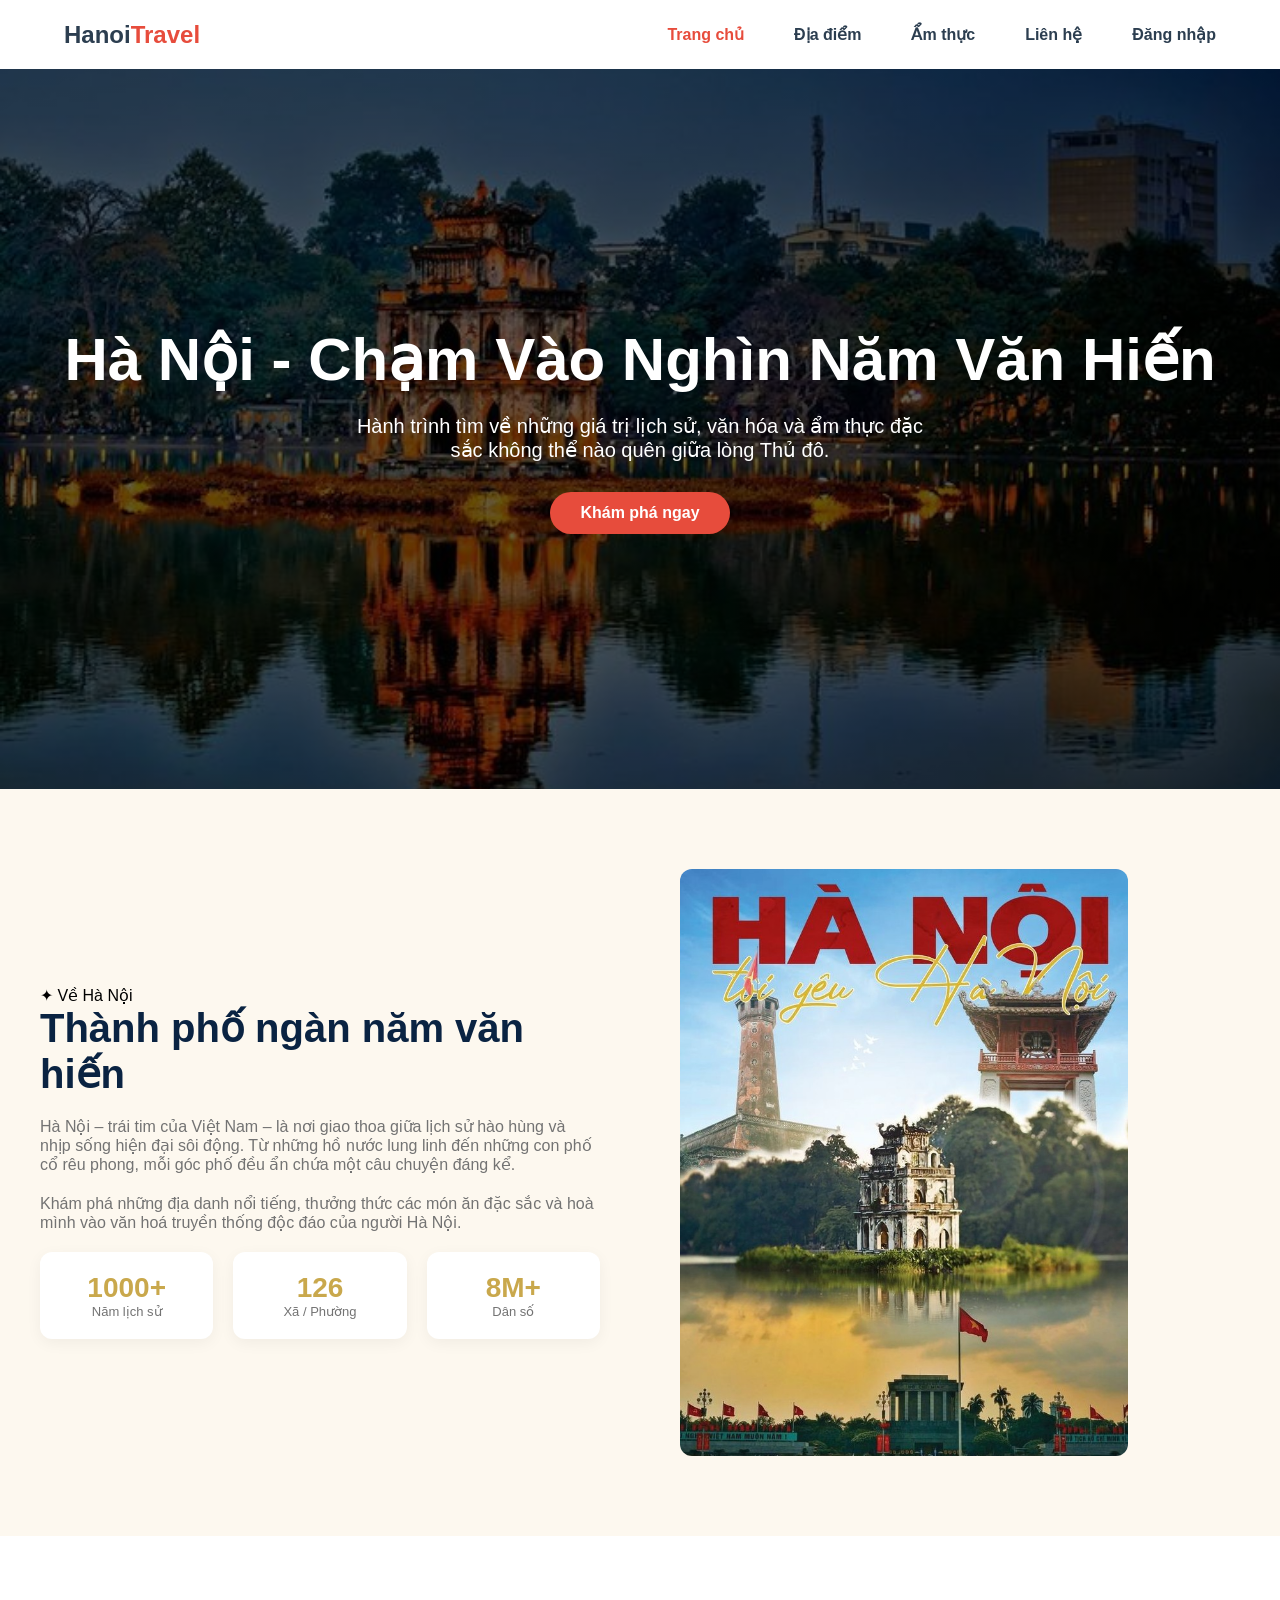
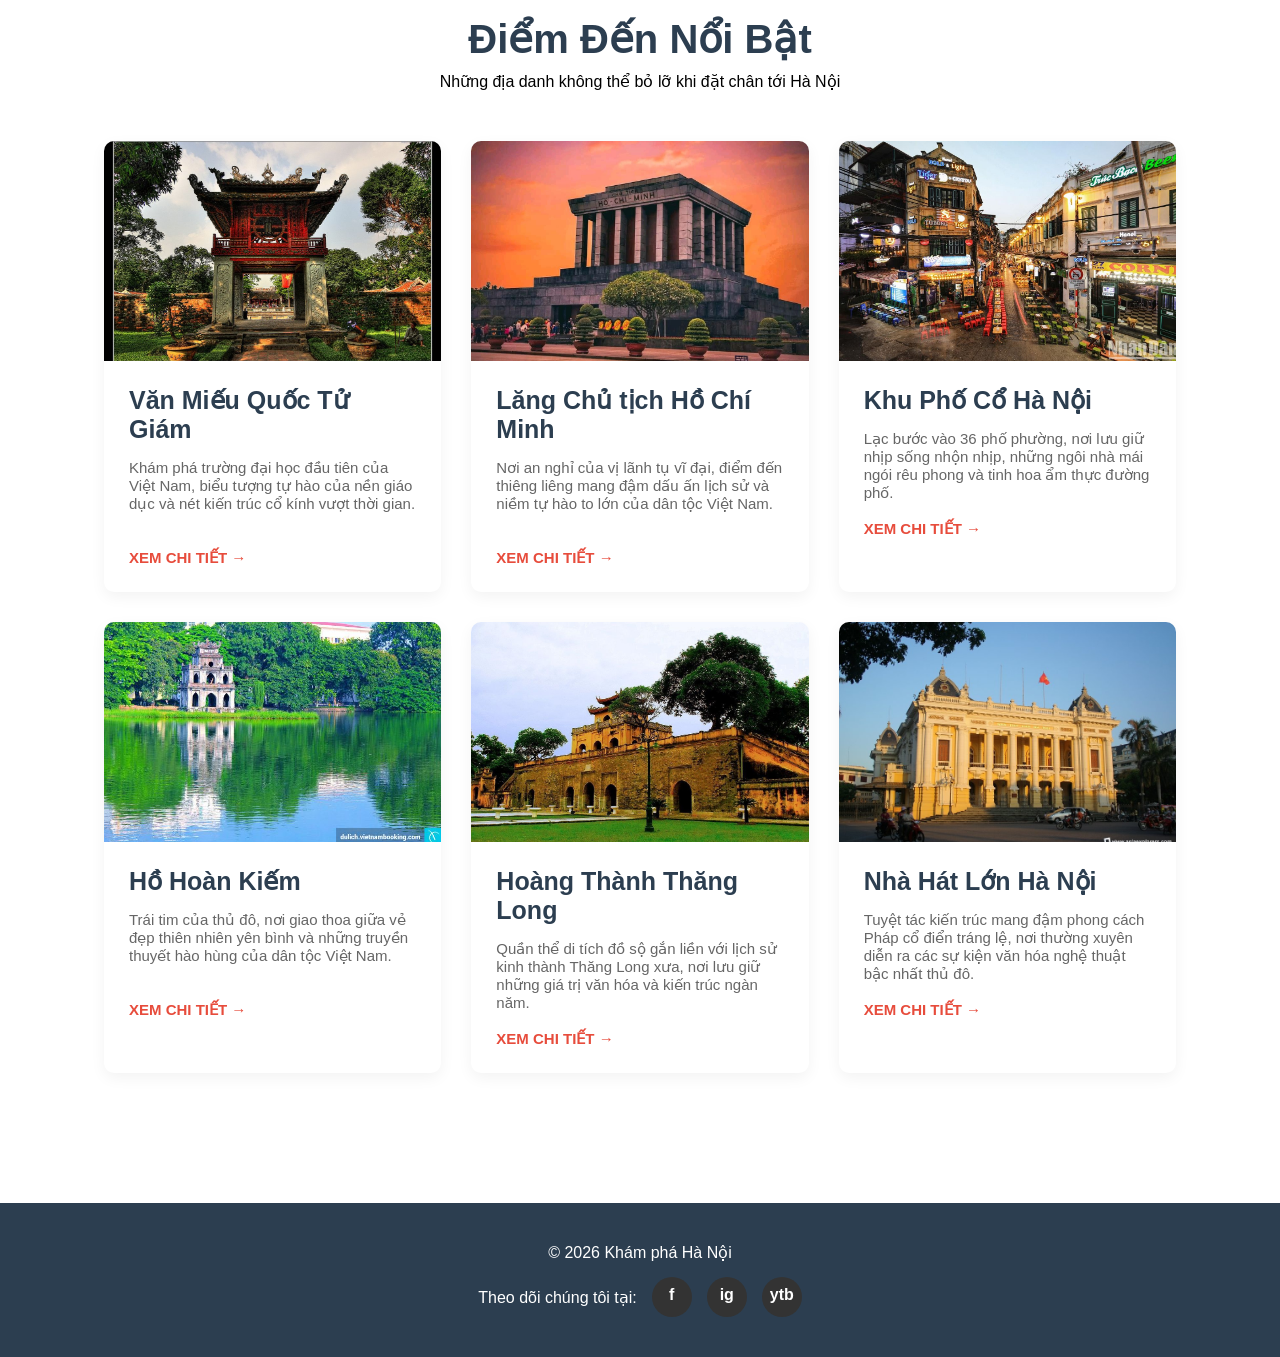
<file: index.html>
<!doctype html>
<html lang="vi">
  <head>
    <meta charset="UTF-8" />
    <meta name="viewport" content="width=device-width, initial-scale=1.0" />
    <title>Khám phá Hà Nội</title>
    <link rel="stylesheet" href="style.css" />
  </head>
  <body>
    <header class="header">
      <div class="logo">
        <a href="index.html"
          ><h2>Hanoi<span>Travel</span></h2></a
        >
      </div>

      <input type="checkbox" id="menu-toggle" class="menu-toggle" />
      <label for="menu-toggle" class="nut-menu">
        <span></span>
        <span></span>
        <span></span>
      </label>

      <nav class="menu">
        <ul>
          <li><a href="index.html" class="active">Trang chủ</a></li>
          <li><a href="#featured">Địa điểm</a></li>
          <li><a href="amthuc.html">Ẩm thực</a></li>
          <li><a href="lienhe.html">Liên hệ</a></li>
        </ul>
      </nav>
      <a href="dangnhap.html" class="login" id="authButton">Đăng nhập</a>
    </header>

    <section class="banner">
      <div class="banner-noidung">
        <h1>Hà Nội - Chạm Vào Nghìn Năm Văn Hiến</h1>
        <p>
          Hành trình tìm về những giá trị lịch sử, văn hóa và ẩm thực đặc sắc
          không thể nào quên giữa lòng Thủ đô.
        </p>
        <a href="#featured" class="nutkhampha">Khám phá ngay</a>
      </div>
    </section>
    <section class="gioithieu">
      <div class="khung">
        <div class="luoi-gioi-thieu">
          <div class="noi-dung">
            <span>✦ Về Hà Nội</span>
            <h2>Thành phố ngàn năm văn hiến</h2>

            <p>
              Hà Nội – trái tim của Việt Nam – là nơi giao thoa giữa lịch sử hào
              hùng và nhịp sống hiện đại sôi động. Từ những hồ nước lung linh
              đến những con phố cổ rêu phong, mỗi góc phố đều ẩn chứa một câu
              chuyện đáng kể.
            </p>

            <p>
              Khám phá những địa danh nổi tiếng, thưởng thức các món ăn đặc sắc
              và hoà mình vào văn hoá truyền thống độc đáo của người Hà Nội.
            </p>

            <div class="thong-ke">
              <div class="o-thong-ke">
                <span class="so">1000+</span>
                <div class="chu">Năm lịch sử</div>
              </div>
              <div class="o-thong-ke">
                <span class="so">126</span>
                <div class="chu">Xã / Phường</div>
              </div>

              <div class="o-thong-ke">
                <span class="so">8M+</span>
                <div class="chu">Dân số</div>
              </div>
            </div>
          </div>
          <div class="hinh">
            <img src="img/hanoi.jpg" alt="Hà Nội" />
          </div>
        </div>
      </div>
    </section>
    <section id="featured" class="diemnoibat">
      <div class="tieude">
        <h2>Điểm Đến Nổi Bật</h2>
        <p>Những địa danh không thể bỏ lỡ khi đặt chân tới Hà Nội</p>
      </div>

      <div class="luoi">
        <article class="baiviet">
          <div class="anh">
            <img src="img/vanmieu.jpg" alt="Văn Miếu" />
          </div>
          <div class="nd">
            <h3>Văn Miếu Quốc Tử Giám</h3>
            <p>
              Khám phá trường đại học đầu tiên của Việt Nam, biểu tượng tự hào
              của nền giáo dục và nét kiến trúc cổ kính vượt thời gian.
            </p>
            <a href="diadiem/vanmieu.html" class="chitiet"
              >Xem chi tiết &rarr;</a
            >
          </div>
        </article>
        <article class="baiviet">
          <div class="anh">
            <img src="img/langchutich.jpg" alt="Lăng Chủ tịch Hồ Chí Minh" />
          </div>
          <div class="nd">
            <h3>Lăng Chủ tịch Hồ Chí Minh</h3>
            <p>
              Nơi an nghỉ của vị lãnh tụ vĩ đại, điểm đến thiêng liêng mang đậm
              dấu ấn lịch sử và niềm tự hào to lớn của dân tộc Việt Nam.
            </p>
            <a href="diadiem/lang.html" class="chitiet">Xem chi tiết &rarr;</a>
          </div>
        </article>

        <article class="baiviet">
          <div class="anh">
            <img src="img/phoco.jpg" alt="Phố Cổ Hà Nội" />
          </div>
          <div class="nd">
            <h3>Khu Phố Cổ Hà Nội</h3>
            <p>
              Lạc bước vào 36 phố phường, nơi lưu giữ nhịp sống nhộn nhịp, những
              ngôi nhà mái ngói rêu phong và tinh hoa ẩm thực đường phố.
            </p>
            <a href="diadiem/khuphoco.html" class="chitiet"
              >Xem chi tiết &rarr;</a
            >
          </div>
        </article>

        <article class="baiviet">
          <div class="anh">
            <img src="img/hohoankiem.jpg" alt="Hồ Hoàn Kiếm" />
          </div>
          <div class="nd">
            <h3>Hồ Hoàn Kiếm</h3>
            <p>
              Trái tim của thủ đô, nơi giao thoa giữa vẻ đẹp thiên nhiên yên
              bình và những truyền thuyết hào hùng của dân tộc Việt Nam.
            </p>
            <a href="diadiem/hohoankiem.html" class="chitiet"
              >Xem chi tiết &rarr;</a
            >
          </div>
        </article>
        <article class="baiviet">
          <div class="anh">
            <img
              src="img/hoangthanhthanglong.jpg"
              alt="Hoàng Thành Thăng Long"
            />
          </div>
          <div class="nd">
            <h3>Hoàng Thành Thăng Long</h3>
            <p>
              Quần thể di tích đồ sộ gắn liền với lịch sử kinh thành Thăng Long
              xưa, nơi lưu giữ những giá trị văn hóa và kiến trúc ngàn năm.
            </p>
            <a href="diadiem/thanglong.html" class="chitiet"
              >Xem chi tiết &rarr;</a
            >
          </div>
        </article>
        <article class="baiviet">
          <div class="anh">
            <img src="img/nhahatlon.jpg" alt="Nhà Hát Lớn Hà Nội" />
          </div>
          <div class="nd">
            <h3>Nhà Hát Lớn Hà Nội</h3>
            <p>
              Tuyệt tác kiến trúc mang đậm phong cách Pháp cổ điển tráng lệ, nơi
              thường xuyên diễn ra các sự kiện văn hóa nghệ thuật bậc nhất thủ
              đô.
            </p>
            <a href="diadiem/nhahat.html" class="chitiet"
              >Xem chi tiết &rarr;</a
            >
          </div>
        </article>
      </div>
    </section>

    <footer class="footer">
      <p>&copy; 2026 Khám phá Hà Nội</p>
      <div class="mangxh">
        <span>Theo dõi chúng tôi tại:</span>
        <a href="https://facebook.com" class="lienket fb" target="_blank">f</a>
        <a
          href="https://instagram.com"
          class="lienket instagram"
          target="_blank"
          >ig</a
        >
        <a href="https://youtube.com" class="lienket ytb" target="_blank"
          >ytb</a
        >
      </div>
    </footer>
    <script src="script.js"></script>
  </body>
</html>
</file>
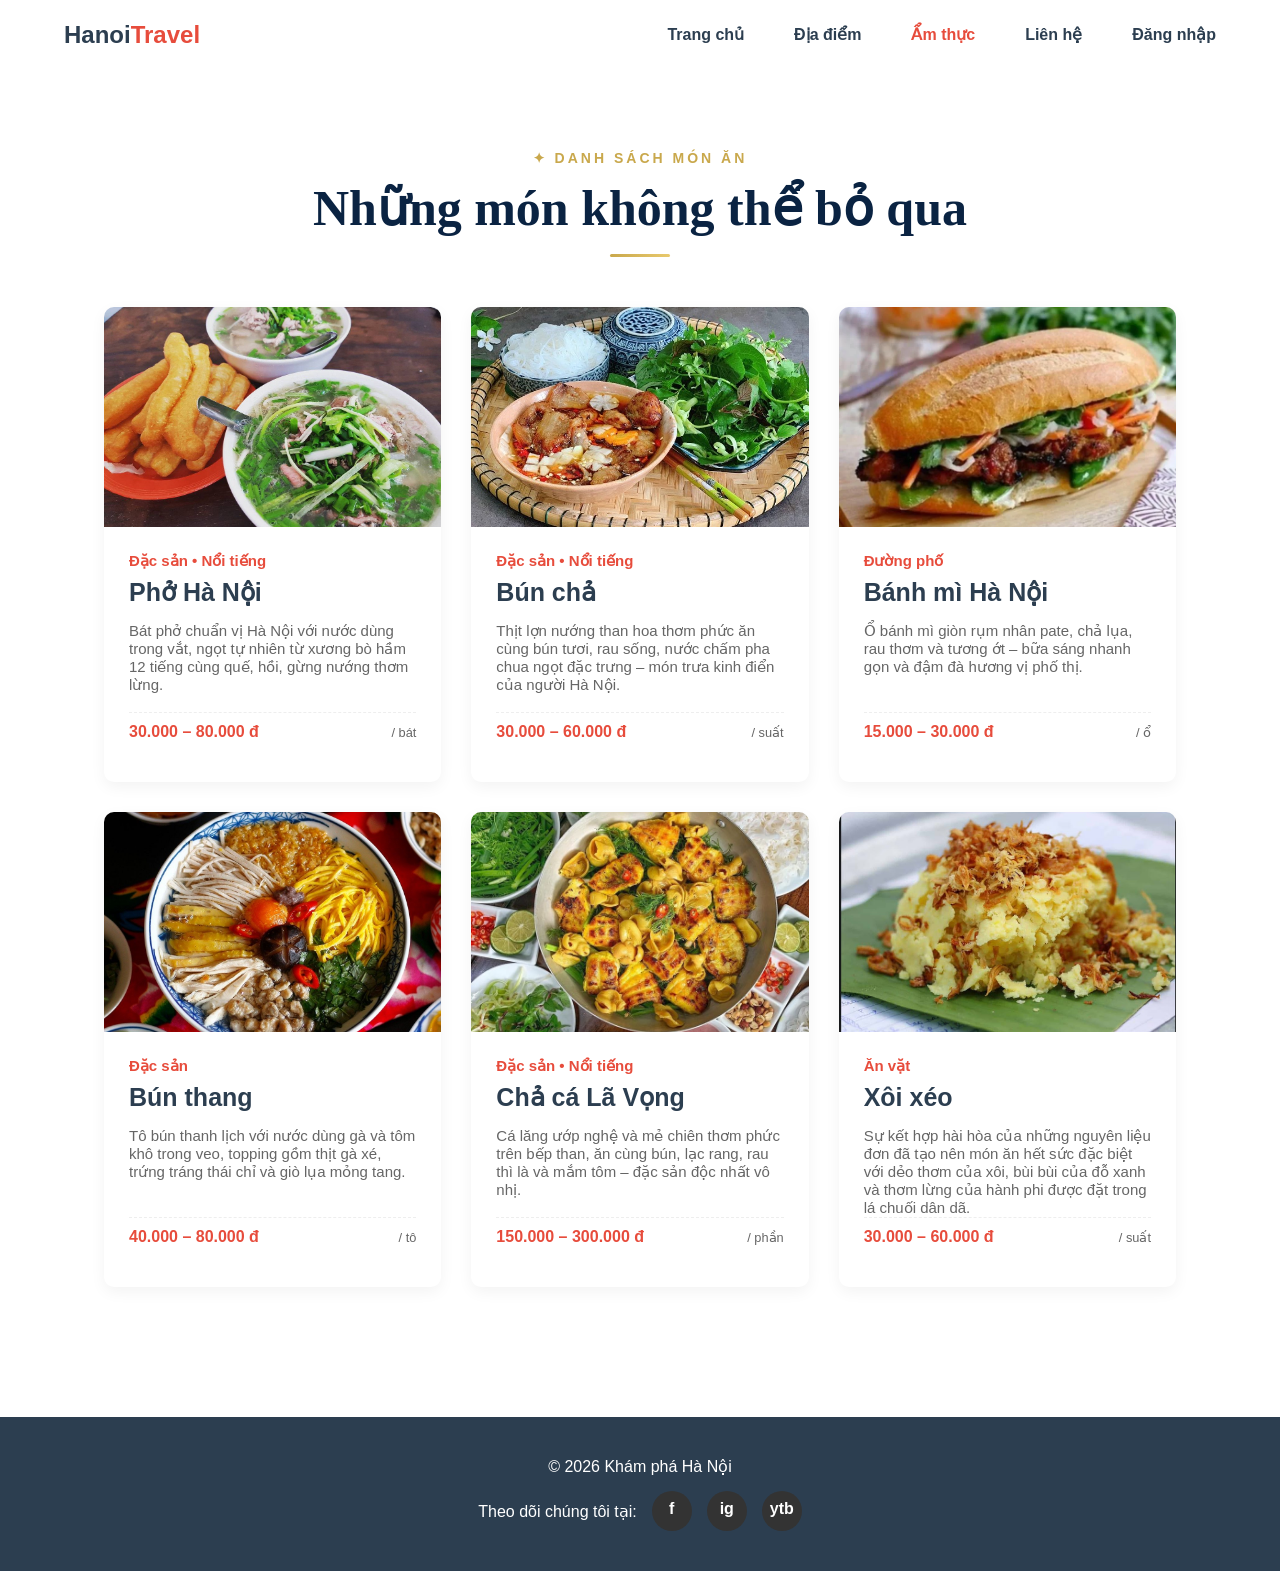
<file: amthuc.html>
<!doctype html>
<html lang="vi">
  <head>
    <meta charset="UTF-8" />
    <meta name="viewport" content="width=device-width, initial-scale=1.0" />
    <title>Ẩm thực Hà Nội</title>
    <link rel="stylesheet" href="style.css" />
  </head>
  <body>
    <header class="header">
      <div class="logo">
        <a href="index.html"
          ><h2>Hanoi<span>Travel</span></h2></a
        >
      </div>

      <input type="checkbox" id="menu-toggle" class="menu-toggle" />
      <label for="menu-toggle" class="nut-menu">
        <span></span>
        <span></span>
        <span></span>
      </label>

      <nav class="menu">
        <ul>
          <li><a href="index.html">Trang chủ</a></li>
          <li>
            <a href="index.html#featured" >Địa điểm</a>
          </li>
          <li><a href="amthuc.html" class="active">Ẩm thực</a></li>
          <li><a href="lienhe.html">Liên hệ</a></li>
        </ul>
      </nav>
      <a href="dangnhap.html" class="login" id="authButton">Đăng nhập</a>
      </div>
    </header>

    <section class="khu-vuc-am-thuc">

    <div class="section-header" id="mon-an">
      <div class="section-tag">✦ Danh sách món ăn</div>
      <h2>Những món không thể bỏ qua</h2>
      <div class="divider"></div>
    </div>

    <div class="khung-luoi-am-thuc">

      <!-- Phở -->
    <article class="baiviet">
      <div class="anh">
        <img src="img/hinh-anh-pho-bo-ha-noi-2.jpg" alt="Phở Hà Nội">
      </div>
      <div class="nd">
        <div class="tags">
          <span class="chitiet" style="text-transform: none;">Đặc sản • Nổi tiếng</span>
        </div>
        <h3>Phở Hà Nội</h3>
        <p>Bát phở chuẩn vị Hà Nội với nước dùng trong vắt, ngọt tự nhiên từ xương bò hầm 12 tiếng cùng quế, hồi, gừng nướng thơm lừng.</p>
        <div class="card-price" style="margin-top: 10px; font-weight: bold; color: #e74c3c; border-top: 1px dashed #eee; padding-top: 10px;">
          30.000 – 80.000 đ <span style="color: #666; font-weight: normal; font-size: 0.8rem;">/ bát</span>
        </div>
      </div>
    </article>

    <article class="baiviet">
      <div class="anh">
        <img src="img/bun-cha-ha-noi.jpg" alt="Bún chả">
      </div>
      <div class="nd">
        <div class="tags">
          <span class="chitiet" style="text-transform: none;">Đặc sản • Nổi tiếng</span>
        </div>
        <h3>Bún chả</h3>
        <p>Thịt lợn nướng than hoa thơm phức ăn cùng bún tươi, rau sống, nước chấm pha chua ngọt đặc trưng – món trưa kinh điển của người Hà Nội.</p>
        <div class="card-price" style="margin-top: 10px; font-weight: bold; color: #e74c3c; border-top: 1px dashed #eee; padding-top: 10px;">
          30.000 – 60.000 đ <span style="color: #666; font-weight: normal; font-size: 0.8rem;">/ suất</span>
        </div>
      </div>
    </article>

    <article class="baiviet">
      <div class="anh">
        <img src="img/banh-mi-ha-noi-1.jpg" alt="Bánh mì">
      </div>
      <div class="nd">
        <div class="tags">
          <span class="chitiet" style="text-transform: none;">Đường phố</span>
        </div>
        <h3>Bánh mì Hà Nội</h3>
        <p>Ổ bánh mì giòn rụm nhân pate, chả lụa, rau thơm và tương ớt – bữa sáng nhanh gọn và đậm đà hương vị phố thị.</p>
        <div class="card-price" style="margin-top: 10px; font-weight: bold; color: #e74c3c; border-top: 1px dashed #eee; padding-top: 10px;">
          15.000 – 30.000 đ <span style="color: #666; font-weight: normal; font-size: 0.8rem;">/ ổ</span>
        </div>
      </div>
    </article>

    <article class="baiviet">
      <div class="anh">
        <img src="img/bunthang.jpg" alt="Bún thang">
      </div>
      <div class="nd">
        <div class="tags">
          <span class="chitiet" style="text-transform: none;">Đặc sản</span>
        </div>
        <h3>Bún thang</h3>
        <p>Tô bún thanh lịch với nước dùng gà và tôm khô trong veo, topping gồm thịt gà xé, trứng tráng thái chỉ và giò lụa mỏng tang.</p>
        <div class="card-price" style="margin-top: 10px; font-weight: bold; color: #e74c3c; border-top: 1px dashed #eee; padding-top: 10px;">
          40.000 – 80.000 đ <span style="color: #666; font-weight: normal; font-size: 0.8rem;">/ tô</span>
        </div>
      </div>
    </article>

    <article class="baiviet">
      <div class="anh">
        <img src="img/chaca.jpg" alt="Chả cá Lã Vọng">
      </div>
      <div class="nd">
        <div class="tags">
          <span class="chitiet" style="text-transform: none;">Đặc sản • Nổi tiếng</span>
        </div>
        <h3>Chả cá Lã Vọng</h3>
        <p>Cá lăng ướp nghệ và mẻ chiên thơm phức trên bếp than, ăn cùng bún, lạc rang, rau thì là và mắm tôm – đặc sản độc nhất vô nhị.</p>
        <div class="card-price" style="margin-top: 10px; font-weight: bold; color: #e74c3c; border-top: 1px dashed #eee; padding-top: 10px;">
          150.000 – 300.000 đ <span style="color: #666; font-weight: normal; font-size: 0.8rem;">/ phần</span>
        </div>
      </div>
    </article>

   <article class="baiviet">
      <div class="anh">
        <img src="img/xoixeo.jpg" alt="xôi xéo Hà Nội">
      </div>
      <div class="nd">
        <div class="tags">
          <span class="chitiet" style="text-transform: none;">Ăn vặt</span>
        </div>
        <h3>Xôi xéo</h3>
        <p>Sự kết hợp hài hòa của những nguyên liệu đơn đã tạo nên món ăn hết sức đặc biệt với dẻo thơm của xôi, bùi bùi của đỗ xanh và thơm lừng của hành phi được đặt trong lá chuối dân dã.</p>
        <div class="card-price" style="margin-top: 10px; font-weight: bold; color: #e74c3c; border-top: 1px dashed #eee; padding-top: 10px;">
          30.000 – 60.000 đ <span style="color: #666; font-weight: normal; font-size: 0.8rem;">/ suất</span>
        </div>
      </div>
    </article>


        </article>
      </div>
    </section>
    <footer class="footer">
      <p>&copy; 2026 Khám phá Hà Nội</p>
      <div class="mangxh">
        <span>Theo dõi chúng tôi tại:</span>
     <a href="https://facebook.com" class="lienket fb" target="_blank">f</a> 
    <a href="https://instagram.com" class="lienket instagram" target="_blank">ig</a>
    <a href="https://youtube.com" class="lienket ytb" target="_blank">ytb</a>
      </div>
    </footer>
    <script src="script.js"></script>
  </body>
</html>
</file>
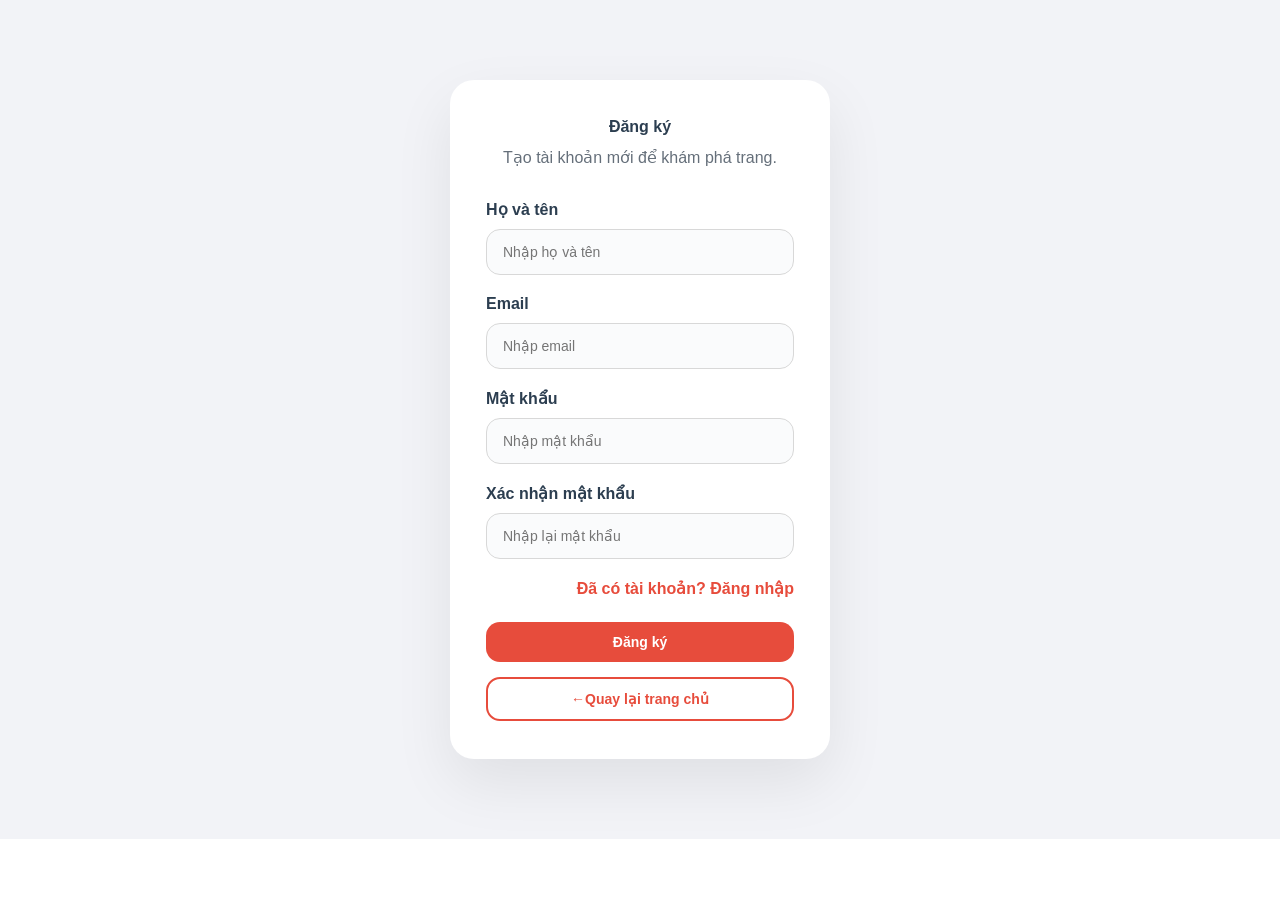
<file: dangky.html>
﻿<!doctype html>
<html lang="vi">
  <head>
    <meta charset="UTF-8" />
    <meta name="viewport" content="width=device-width, initial-scale=1.0" />
    <title>Đăng ký | Hanoi Travel</title>
    <link rel="stylesheet" href="style.css" />
  </head>
  <body>
    <section class="auth-page">
      <div class="auth-card">
        <h2>Đăng ký</h2>
        <p>Tạo tài khoản mới để khám phá trang.</p>

        <form id="registerForm" action="index.html">
          <div class="form-group">
            <label for="registerName">Họ và tên</label>
            <input
              type="text"
              id="registerName"
              placeholder="Nhập họ và tên"
              required
            />
          </div>
          <div class="form-group">
            <label for="registerEmail">Email</label>
            <input
              type="email"
              id="registerEmail"
              placeholder="Nhập email"
              required
            />
          </div>
          <div class="form-group">
            <label for="registerPassword">Mật khẩu</label>
            <input
              type="password"
              id="registerPassword"
              placeholder="Nhập mật khẩu"
              required
            />
          </div>
          <div class="form-group">
            <label for="registerConfirmPassword">Xác nhận mật khẩu</label>
            <input
              type="password"
              id="registerConfirmPassword"
              placeholder="Nhập lại mật khẩu"
              required
            />
          </div>
          <div class="auth-action">
            <a href="dangnhap.html">Đã có tài khoản? Đăng nhập</a>
          </div>
          <button type="submit">Đăng ký</button>
          <a href="index.html" class="quay-lai">←Quay lại trang chủ</a>
        </form>
      </div>
    </section>

    <script>
      const registerForm = document.getElementById("registerForm");

      registerForm.addEventListener("submit", function () {
        localStorage.setItem("isLoggedIn", "true");
      });
    </script>
  </body>
</html>
</file>
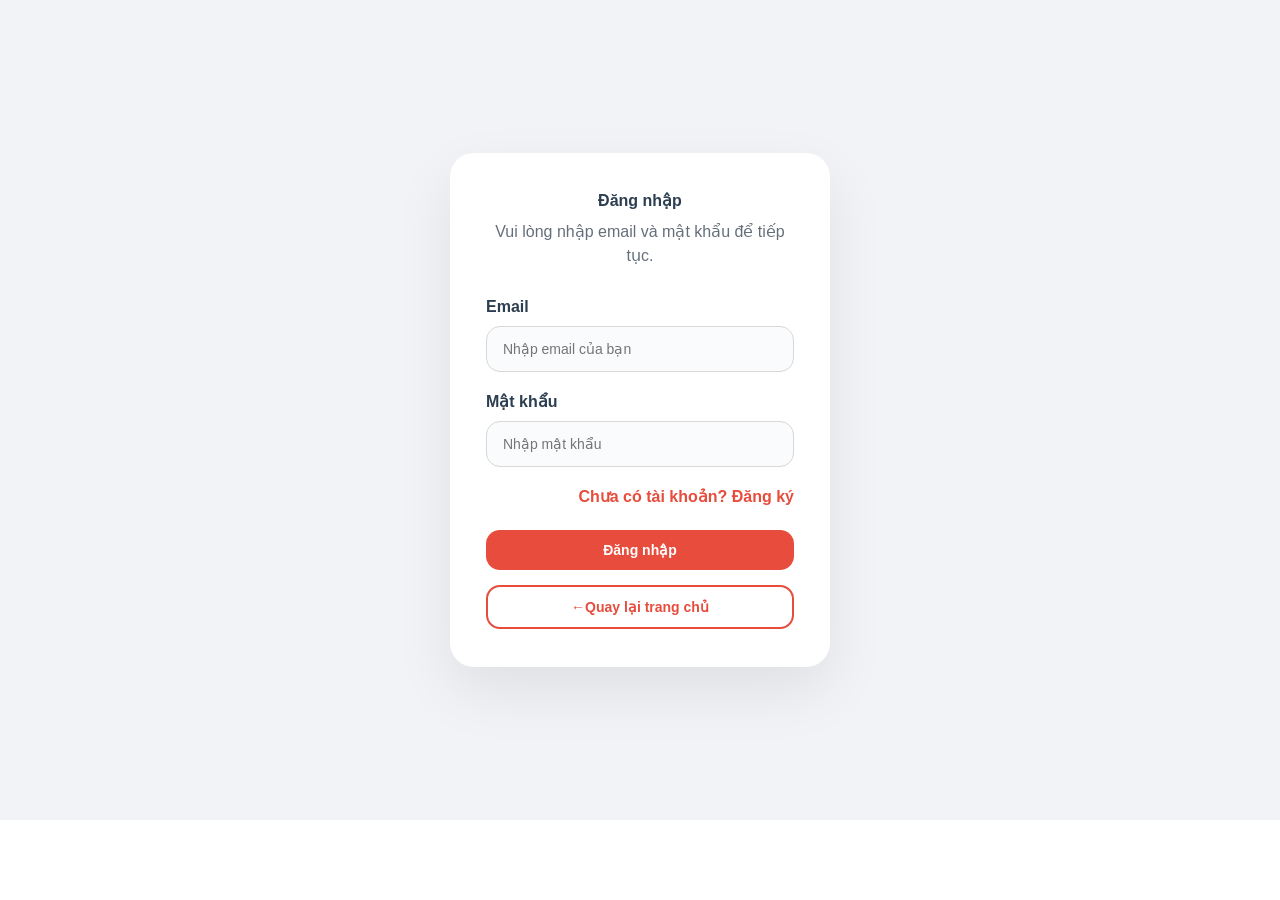
<file: dangnhap.html>
﻿<!doctype html>
<html lang="vi">
  <head>
    <meta charset="UTF-8" />
    <meta name="viewport" content="width=device-width, initial-scale=1.0" />
    <title>Đăng nhập | Hanoi Travel</title>
    <link rel="stylesheet" href="style.css" />
  </head>
  <body>
    <section class="auth-page">
      <div class="auth-card">
        <h2>Đăng nhập</h2>
        <p>Vui lòng nhập email và mật khẩu để tiếp tục.</p>

        <form id="loginForm" action="index.html">
          <div class="form-group">
            <label for="loginEmail">Email</label>
            <input
              type="email"
              id="loginEmail"
              placeholder="Nhập email của bạn"
              required
            />
          </div>
          <div class="form-group">
            <label for="loginPassword">Mật khẩu</label>
            <input
              type="password"
              id="loginPassword"
              placeholder="Nhập mật khẩu"
              required
            />
          </div>
          <div class="auth-action">
            <a href="dangky.html">Chưa có tài khoản? Đăng ký</a>
          </div>
          <button type="submit">Đăng nhập</button>
          <a href="index.html" class="quay-lai">←Quay lại trang chủ</a>
        </form>
      </div>
    </section>

    <script>
      const loginForm = document.getElementById("loginForm");

      loginForm.addEventListener("submit", function () {
        // Ghi vào bộ nhớ trình duyệt để kích hoạt đoạn code đổi chữ bên index.html
        localStorage.setItem("isLoggedIn", "true");
      });
    </script>
  </body>
</html>
</file>
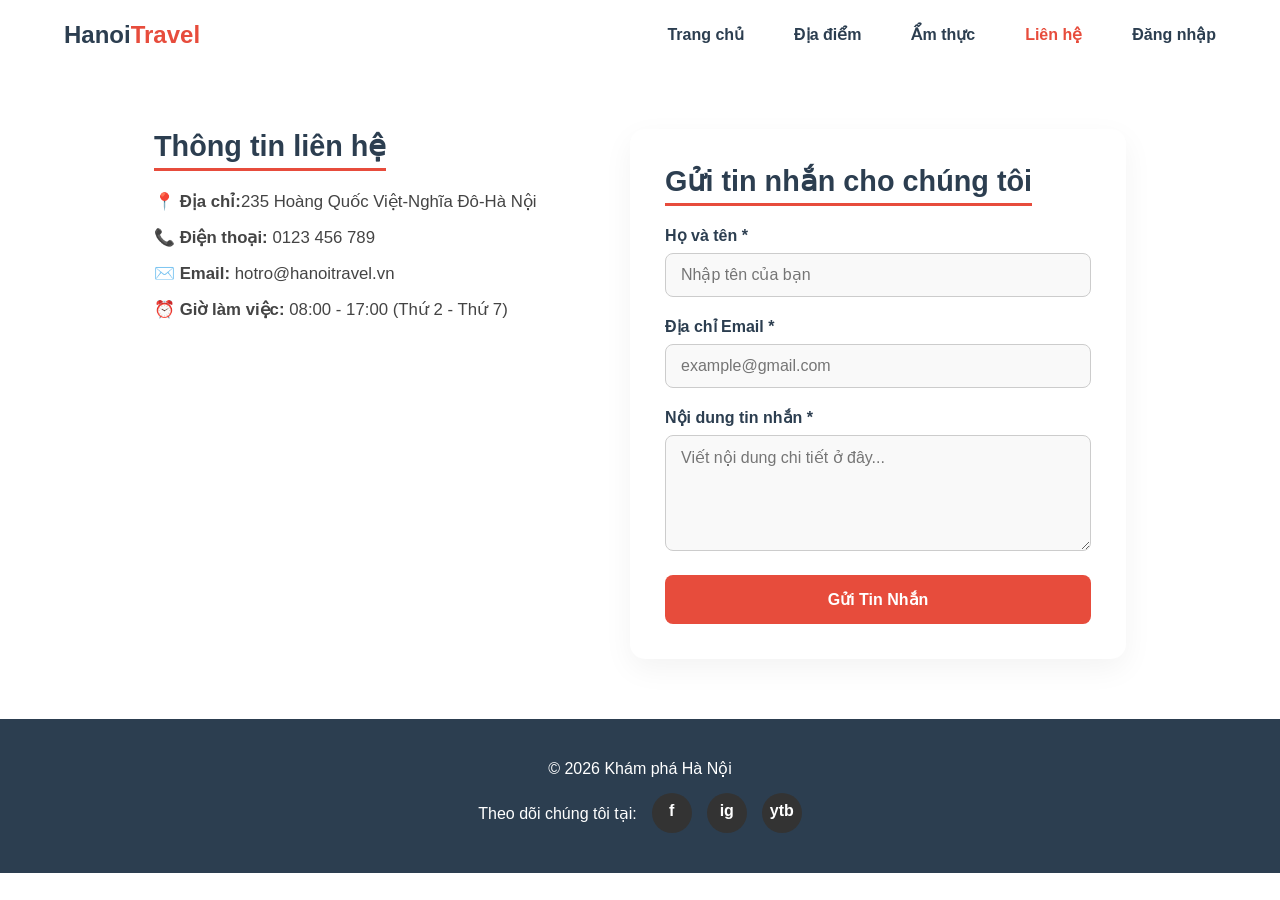
<file: lienhe.html>
<!doctype html>
<html lang="vi">
  <head>
    <meta charset="UTF-8" />
    <meta name="viewport" content="width=device-width, initial-scale=1.0" />
    <title>Liên hệ | Khám phá Hà Nội</title>
    <link rel="stylesheet" href="style.css" />
    <style></style>
  </head>
  <body>
    <header class="header">
      <div class="logo">
        <a href="index.html"
          ><h2>Hanoi<span>Travel</span></h2></a
        >
      </div>

      <input type="checkbox" id="menu-toggle" class="menu-toggle" />
      <label for="menu-toggle" class="nut-menu">
        <span></span>
        <span></span>
        <span></span>
      </label>

      <nav class="menu">
        <ul>
          <li><a href="index.html">Trang chủ</a></li>
          <li><a href="index.html#featured">Địa điểm</a></li>
          <li><a href="amthuc.html">Ẩm thực</a></li>
          <li><a href="lienhe.html" class="active">Liên hệ</a></li>
        </ul>
      </nav>

      <a href="dangnhap.html" class="login" id="authButton">Đăng nhập</a>
    </header>

    <main class="khu-vuc-lien-he">
      <div class="thong-tin-lh">
        <h3>Thông tin liên hệ</h3>
        <ul class="danh-sach-lh">
          <li>
            📍 <strong>Địa chỉ:</strong>235 Hoàng Quốc Việt-Nghĩa Đô-Hà Nội
          </li>
          <li>📞 <strong>Điện thoại:</strong> 0123 456 789</li>
          <li>✉️ <strong>Email:</strong> hotro@hanoitravel.vn</li>
          <li>
            ⏰ <strong>Giờ làm việc:</strong> 08:00 - 17:00 (Thứ 2 - Thứ 7)
          </li>
        </ul>
      </div>

      <div class="form-lh">
        <h3>Gửi tin nhắn cho chúng tôi</h3>

        <form>
          <div class="nhom-nhap-lieu">
            <label for="hoten">Họ và tên *</label>
            <input
              type="text"
              id="hoten"
              placeholder="Nhập tên của bạn"
              required
            />
            <span id="error-name" class="error-message"></span>
          </div>

          <div class="nhom-nhap-lieu">
            <label for="email">Địa chỉ Email *</label>
            <input
              type="email"
              id="email"
              placeholder="example@gmail.com"
              required
            />
          </div>
          <div class="nhom-nhap-lieu">
            <label for="noidung">Nội dung tin nhắn *</label>
            <textarea
              id="noidung"
              rows="5"
              placeholder="Viết nội dung chi tiết ở đây..."
              required
            ></textarea>
          </div>

          <button type="submit" class="nut-gui-tin">Gửi Tin Nhắn</button>
        </form>
      </div>
    </main>

    <footer class="footer">
      <p>&copy; 2026 Khám phá Hà Nội</p>
      <div class="mangxh">
        <span>Theo dõi chúng tôi tại:</span>
        <a href="https://facebook.com" class="lienket fb" target="_blank">f</a>
        <a
          href="https://instagram.com"
          class="lienket instagram"
          target="_blank"
          >ig</a
        >
        <a href="https://youtube.com" class="lienket ytb" target="_blank"
          >ytb</a
        >
      </div>
    </footer>
    <script src="script.js"></script>
  </body>
</html>
</file>
<file: style.css>
* {
  margin: 0;
  padding: 0;
  box-sizing: border-box;
  font-family: "Segoe UI", Tahoma, Geneva, Verdana, sans-serif;
}
a {
  text-decoration: none;
  color: inherit;
}
.header {
  display: flex;
  justify-content: space-between;
  align-items: center;
  padding: 15px 5%;
  background-color: #ffffff;
  position: sticky;
  top: 0;
  z-index: 1000;
}
.logo h2 {
  color: #2c3e50;
  font-size: 24px;
}
.logo span {
  color: #e74c3c;
}
.menu {
  padding: 10px 50px;
  margin-left: auto;
}
.menu ul {
  display: flex;
  list-style: none;
  gap: 50px;
  align-items: center;
}
.menu a {
  color: #2c3e50;
  transition: color 0.3s;
  font-weight: bold;
}
.menu a:hover,
.menu a.active {
  color: #e74c3c;
}
.login {
  font-weight: bold;
  color: #2c3e50;
}

.menu-toggle {
  display: none;
}
.nut-menu {
  display: none;
  flex-direction: column;
  cursor: pointer;
  gap: 4px;
  padding: 5px;
}
.nut-menu span {
  width: 25px;
  height: 3px;
  background: #555;
  transition: 0.3s;
  border-radius: 2px;
}
.menu ul {
  transition: all 0.3s ease;
}
.menu-toggle:checked ~ .menu ul {
  opacity: 1;
  visibility: visible;
  transform: translateY(0);
}
.banner {
  background-image:
    linear-gradient(rgba(0, 0, 0, 0.6), rgba(0, 0, 0, 0.6)), url("img/ho.jpg");
  background-position: center;
  background-size: cover;
  height: 80vh;
  display: flex;
  justify-content: center;
  align-items: center;
  text-align: center;
  color: white;
  padding: 0 20px;
}
.banner-noidung h1 {
  font-size: 60px;
  margin-bottom: 20px;
}
.banner-noidung p {
  font-size: 20px;
  margin-bottom: 30px;
  max-width: 600px;
  margin-left: auto;
  margin-right: auto;
}
.nutkhampha {
  display: inline-block;
  background-color: #e74c3c;
  color: white;
  padding: 12px 30px;
  border-radius: 25px;
  font-size: 16px;
  font-weight: bold;
  transition: transform 0.3s;
}
.nutkhampha:hover {
  background-color: #c0392b;
  transform: translateY(-3px);
}
.gioithieu {
  background: #fdf8ef;
  padding: 80px 30px;
}
.khung {
  max-width: 1200px;
  margin: 0 auto;
}
.luoi-gioi-thieu {
  display: grid;
  grid-template-columns: 1fr 1fr;
  gap: 80px;
  align-items: center;
}

.noi-dung h2 {
  font-size: 40px;
  font-weight: bold;
  color: #0a2342;
  margin-bottom: 20px;
}

.noi-dung p {
  color: #737373;
  margin-bottom: 20px;
}

.thong-ke {
  display: flex;
  justify-content: center;
  gap: 20px;
}

.o-thong-ke {
  flex: 1;
  text-align: center;
  padding: 20px;
  background: #fff;
  border-radius: 12px;
  box-shadow: 0 4px 15px rgba(0, 0, 0, 0.05);
}

.so {
  font-size: 28px;
  font-weight: bold;
  color: #c9a84c;
}

.chu {
  font-size: 13px;
  color: #737373;
}

.hinh {
  position: relative;
  border-radius: 12px;
  overflow: hidden;
  width: 80%;
}

.hinh img {
  width: 100%;
  height: auto;
  display: block;
}

.diemnoibat {
  padding: 80px 5%;
  max-width: 1200px;
  margin: 0 auto;
}
.tieude {
  text-align: center;
  margin-bottom: 50px;
}
.tieude h2 {
  font-size: 40px;
  color: #2c3e50;
  margin-bottom: 10px;
}
.luoi {
  display: grid;
  grid-template-columns: repeat(auto-fit, minmax(300px, 1fr));
  gap: 30px;
}
.baiviet {
  background: white;
  border-radius: 10px;
  overflow: hidden;
  box-shadow: 0 5px 15px rgba(0, 0, 0, 0.05);
  transition:
    transform 0.3s ease,
    box-shadow 0.3s ease;
}
.baiviet:hover {
  transform: translateY(-10px);
  box-shadow: 0 15px 30px rgba(0, 0, 0, 0.15);
}
.anh {
  width: 100%;
  height: 220px;
  overflow: hidden;
}
.anh img {
  width: 100%;
  height: 100%;
  object-fit: cover;
  transition: transform 0.5s ease;
}
.baiviet:hover .anh img {
  transform: scale(1.1);
}
.nd {
  padding: 25px;
}
.nd h3 {
  font-size: 25px;
  color: #2c3e50;
  margin-bottom: 15px;
}
.nd p {
  color: #666;
  font-size: 15px;
  margin-bottom: 20px;
  height: 70px;
}
.chitiet {
  color: #e74c3c;
  font-weight: bold;
  font-size: 15px;
  text-transform: uppercase;
}
.chitiet:hover {
  text-decoration: underline;
}
.footer {
  background-color: #2c3e50;
  color: white;
  text-align: center;
  padding: 40px 20px;
  margin-top: 50px;
}

.mangxh {
  display: flex;
  justify-content: center;
  align-items: center;
  gap: 15px;
  margin-top: 15px;
}

.footer .lienket {
  display: flex;
  align-items: center;
  justify-content: center;
  width: 40px;
  height: 40px;
  border-radius: 50%;
  color: white;
  text-decoration: none;
  font-weight: bold;
  transition: 0.3s ease;
  font-family: "Segoe UI", Arial, sans-serif;
}

.lienket.fb {
  background-color: #333;
  font-size: 16px;
  text-transform: lowercase;
  padding-bottom: 4px;
}
.lienket.instagram {
  background-color: #333;
  font-size: 16px;
  text-transform: lowercase;
  padding-bottom: 4px;
}
.lienket.ytb {
  background-color: #333;
  font-size: 16px;
  text-transform: lowercase;
  padding-bottom: 4px;
}
.footer .lienket:hover {
  transform: translateY(-3px);
}

.lienket.fb:hover {
  background: #3b5998;
}
.lienket.instagram:hover {
  background: #e1306c;
}

.lienket.ytb:hover {
  background: #ff0000;
}
/* chi tiết */
.trang-chitiet {
  max-width: 900px;
  margin: 40px auto;
  padding: 30px;
  background: #ffffff;
  border-radius: 12px;
  box-shadow: 0 5px 20px rgba(0, 0, 0, 0.05);
}
.dieuhuong {
  display: flex;
  list-style: none;
  gap: 8px;
  color: #7f8c8d;
  font-size: 16px;
  margin-bottom: 25px;
}
.dieuhuong a {
  color: #555;
  font-weight: 500;
}
.dieuhuong a:hover {
  color: #e74c3c;
}
.phan-dau-chitiet h1 {
  font-size: 40px;
  color: #2c3e50;
  margin-bottom: 25px;
  line-height: 1.5;
}
.anh-bia {
  width: 100%;
  height: 450px;
  border-radius: 10px;
  overflow: hidden;
  margin-bottom: 30px;
}
.anh-bia img {
  width: 100%;
  height: 100%;
  object-fit: cover;
}
.noidung-baiviet p {
  font-size: 16px;
  line-height: 1.8;
  color: #444;
  margin-bottom: 20px;
  text-align: justify;
}
.noidung-baiviet h3 {
  margin: 35px 0 15px 0;
  color: #e74c3c;
  border-left: 5px solid #e74c3c;
  padding-left: 12px;
  font-size: 20px;
}
.bangthongtin {
  width: 100%;
  border-collapse: collapse;
  margin-bottom: 30px;
  border-radius: 8px;
  overflow: hidden;
}
.bangthongtin th,
.bangthongtin td {
  border: 1px solid #e0e0e0;
  padding: 15px;
  text-align: left;
}
.bangthongtin th {
  color: #2c3e50;
  font-weight: bold;
  font-size: 1.1rem;
}
.ban-do {
  border-radius: 10px;
  overflow: hidden;
  margin-bottom: 40px;
  border: 1px solid #eee;
}
.khu-vuc-binh-luan {
  border-top: 2px solid #f1f2f6;
  padding-top: 30px;
  margin-top: 40px;
}
.khu-vuc-binh-luan h3 {
  color: #2c3e50;
  margin-bottom: 20px;
}
.form-binh-luan textarea {
  width: 100%;
  height: 120px;
  padding: 15px;
  border: 1px solid #ddd;
  border-radius: 8px;
  font-size: 16px;
  margin-bottom: 15px;
  outline: none;
}
.guidanhgia {
  background: #2c3e50;
  color: white;
  border: none;
  padding: 12px 25px;
  border-radius: 6px;
  cursor: pointer;
  font-weight: bold;
  font-size: 16px;
  transition: background 0.3s;
}
.guidanhgia:hover {
  background: #e74c3c;
}
.danh-sach-binh-luan {
  margin-top: 40px;
}
.item-binh-luan {
  display: flex;
  gap: 15px;
  margin-bottom: 25px;
  padding-bottom: 25px;
  border-bottom: 1px dashed #e0e0e0;
}
.avatar {
  width: 50px;
  height: 50px;
  background: #e74c3c;
  color: white;
  border-radius: 50%;
  display: flex;
  justify-content: center;
  align-items: center;
  font-size: 20px;
  font-weight: bold;
  flex-shrink: 0;
}
.noidung-bl h4 {
  margin-bottom: 8px;
  color: #2c3e50;
  font-size: 16px;
}
.noidung-bl p {
  font-size: 16px;
  color: #555;
  margin-bottom: 8px;
  line-height: 1.5;
}
.sao {
  color: #f39c12;
  font-size: 16px;
  margin-left: 5px;
}
.thoigian {
  font-size: 14px;
  color: #95a5a6;
}
/*ẩm thực*/
.section {
  padding: 80px 30px;
}
.section-sm {
  padding: 50px 30px;
}
.container {
  max-width: 1200px;
  margin: 0 auto;
}
.section-header {
  text-align: center;
  margin-bottom: 50px;
}
.section-tag {
  display: inline-block;
  color: #c9a84c;
  font-size: 14px;
  font-weight: 600;
  letter-spacing: 3px;
  text-transform: uppercase;
  margin-bottom: 12px;
}
.section-header h2 {
  font-family: "Playfair Display", serif;
  font-size: clamp(30px, 4vw, 50px);
  color: #0a2342;
  font-weight: 700;
  line-height: 1.2;
}
.section-header p {
  color: #737373;
  margin-top: 16px;
  font-size: 16px;
  max-width: 550px;
  margin-left: auto;
  margin-right: auto;
}
.divider {
  width: 60px;
  height: 3px;
  background: linear-gradient(to right, #c9a84c, #e8c96d);
  margin: 16px auto 0;
  border-radius: 2px;
}

.grid-3 {
  display: grid;
  grid-template-columns: repeat(3, 1fr);
  gap: 30px;
}
.grid-2 {
  display: grid;
  grid-template-columns: repeat(2, 1fr);
  gap: 30px;
}

.card {
  background: #ffffff;
  border-radius: 20px;
  overflow: hidden;
  box-shadow: 0 2px 8px rgba(10, 35, 66, 0.08);
  border: 1px solid rgba(0, 0, 0, 0.06);
  transition: all 0.35s cubic-bezier(0.4, 0, 0.2, 1);
}

.card:hover {
  transform: translateY(-6px);
  box-shadow: 0 20px 48px rgba(10, 35, 66, 0.18);
}
.card-img {
  height: 220px;
  overflow: hidden;
  position: relative;
}
.card-img img {
  width: 100%;
  height: 100%;
  object-fit: cover;
  transition: transform 0.5s ease;
}
.card:hover .card-img img {
  transform: scale(1.08);
}
.card-body {
  padding: 25px;
}
.card-tag {
  display: inline-block;
  background: rgba(201, 168, 76, 0.12);
  color: #c9a84c;
  font-size: 14px;
  font-weight: 700;
  letter-spacing: 1.5px;
  text-transform: uppercase;
  padding: 4px 10px;
  border-radius: 4px;
  margin-bottom: 12px;
}
.card-tag.popular {
  background: rgba(21, 101, 192, 0.1);
  color: #1565c0;
}
.card h3 {
  font-family: "Playfair Display", serif;
  font-size: 20px;
  font-weight: 700;
  color: #0a2342;
  margin-bottom: 10px;
}
.card p {
  color: #737373;
  font-size: 16px;
  line-height: 1.65;
  margin-bottom: 16px;
}
.card-price {
  display: flex;
  align-items: center;
  justify-content: space-between;
  margin-bottom: 16px;
}
.price {
  font-weight: 700;
  color: #0a2342;
  font-size: 16px;
}
.price-note {
  font-size: 14px;
  color: #737373;
}
.baiviet .card-price {
  border-top: 1px dashed #eee;
  padding-top: 10px;
  margin-top: 10px;
  display: flex;
  align-items: baseline;
  gap: 5px;
}
.tags {
  margin-bottom: 8px;
}

.tag-dacsan,
.tag-noibat,
.tag-duongpho {
  font-size: 0.75rem;
  background: #fdf2f2;
  color: #e74c3c;
  padding: 2px 8px;
  border-radius: 4px;
  margin-right: 5px;
}
.khu-vuc-am-thuc {
  padding: 80px 5%;
  max-width: 1200px;
  margin: 0 auto;
}
.khung-luoi-am-thuc {
  max-width: 1200px;
  margin: 0 auto;
  display: grid;
  grid-template-columns: repeat(3, 1fr);
  gap: 30px;
}
/*liên hệ*/

.khu-vuc-lien-he {
  display: flex;
  flex-wrap: wrap;
  gap: 50px;
  max-width: 1100px;
  margin: 60px auto;
  padding: 0 5%;
}
.thong-tin-lh,
.form-lh {
  flex: 1;
  min-width: 300px;
}
.thong-tin-lh h3,
.form-lh h3 {
  font-size: 1.8rem;
  color: #2c3e50;
  margin-bottom: 20px;
  border-bottom: 3px solid #e74c3c;
  display: inline-block;
  padding-bottom: 5px;
}
.thong-tin-lh p {
  color: #555;
  line-height: 1.6;
  margin-bottom: 25px;
}
.danh-sach-lh {
  list-style: none;
  margin-bottom: 30px;
}
.danh-sach-lh li {
  margin-bottom: 15px;
  font-size: 1.05rem;
  color: #444;
}
.form-lh {
  background: #ffffff;
  padding: 35px;
  border-radius: 15px;
  box-shadow: 0 10px 30px rgba(0, 0, 0, 0.05);
}
.nhom-nhap-lieu {
  margin-bottom: 20px;
}
.nhom-nhap-lieu label {
  display: block;
  font-weight: 600;
  margin-bottom: 8px;
  color: #2c3e50;
}
.nhom-nhap-lieu input,
.nhom-nhap-lieu textarea {
  width: 100%;
  padding: 12px 15px;
  border: 1px solid #ccc;
  border-radius: 8px;
  font-family: inherit;
  font-size: 16px;
  background: #f9f9f9;
  transition: all 0.3s ease;
  outline: none;
}
.nut-gui-tin {
  width: 100%;
  background: #e74c3c;
  color: white;
  font-size: 16px;
  font-weight: bold;
  padding: 15px;
  border: none;
  border-radius: 8px;
  cursor: pointer;
  transition: transform 0.2s;
}
.nut-gui-tin:hover {
  transform: translateY(-2px);
}

/* đăng nhập/đăng kí*/
.auth-page {
  min-height: calc(100vh - 80px);
  display: flex;
  justify-content: center;
  align-items: center;
  padding: 80px 5%;
  background: #f2f3f7;
}

.auth-card {
  width: 100%;
  max-width: 380px;
  padding: 38px 36px;
  border-radius: 24px;
  background: #ffffff;
  box-shadow: 0 24px 60px rgba(0, 0, 0, 0.08);
}

.auth-card h2 {
  margin-bottom: 10px;
  color: #2c3e50;
  font-size: 16px;
  text-align: center;
}

.auth-card p {
  margin-bottom: 30px;
  color: #656f7a;
  line-height: 1.5;
  text-align: center;
}

.form-group {
  margin-bottom: 20px;
}

.form-group label {
  display: block;
  margin-bottom: 10px;
  font-weight: 700;
  color: #2c3e50;
}

.form-group input {
  width: 100%;
  padding: 14px 16px;
  border: 1px solid #d8d8d8;
  border-radius: 14px;
  font-family: inherit;
  font-size: 14px;
  background: #fafbfc;
}

.auth-action {
  display: flex;
  justify-content: flex-end;
  align-items: center;
  margin-bottom: 24px;
}

.auth-action a {
  color: #e74c3c;
  font-weight: 700;
  text-decoration: none;
}

.auth-action a:hover {
  text-decoration: underline;
}

.auth-card button {
  width: 100%;
  border: none;
  border-radius: 14px;
  padding: 12px 18px;
  background: #e74c3c;
  color: #ffffff;
  font-size: 14px;
  font-weight: 700;
  cursor: pointer;
  transition: transform 0.2s;
}

.auth-card button:hover {
  transform: translateY(-2px);
}

.back-home {
  display: flex;
  justify-content: center;
  margin-top: 20px;
}

.quay-lai {
  display: inline-block;
  width: 100%;
  margin-top: 15px;
  color: #e74c3c;
  background: #ffffff;
  font-weight: 700;
  font-size: 14px;
  padding: 12px 18px;
  border-radius: 14px;
  border: 2px solid #e74c3c;
  cursor: pointer;
  text-align: center;
  text-decoration: none;
  box-sizing: border-box;
  transition: transform 0.2s;
}

.quay-lai:hover {
  transform: translateY(-5px);
}

@media (max-width: 768px) {
  .header {
    display: flex;
    justify-content: space-between;
    align-items: center;
    flex-wrap: nowrap;
    padding: 10px 4%;
    position: relative;
  }
  .header-right {
    display: flex;
    align-items: center;
    gap: 15px;
    flex-shrink: 0;
    margin-left: 10px;
  }
  .menu-toggle {
    display: none;
  }
  .nut-menu {
    display: flex;
    flex-direction: column;
    cursor: pointer;
    gap: 4px;
    margin-right: auto;
    padding: 6px;
    border-radius: 8px;
    background: rgba(255, 255, 255, 0.95);
    box-shadow: 0 2px 6px rgba(0, 0, 0, 0.08);
    order: 1;
  }
  .nut-menu span {
    width: 22px;
    height: 2px;
    background-color: #555;
    transition: 0.3s;
  }
  .menu ul {
    gap: 0;
    opacity: 0;
    visibility: hidden;
    transform: translateY(-2px);
    position: absolute;
    top: 100%;
    right: 10px;
    min-width: 200px;
    background-color: #fff;
    flex-direction: column;
    padding: 0;
    border-radius: 12px;
    box-shadow: 0 4px 16px rgba(0, 0, 0, 0.12);
    z-index: 1000;
    overflow: hidden;
    transition: all 0.3s ease;
  }
  .login {
    order: 2;
    font-size: 14px;
    font-weight: 600;
    white-space: nowrap;
    color: #2c3e50;
  }
  .menu li {
    margin: 0;
    width: 100%;
    text-align: left;
  }
  .menu a {
    display: block;
    padding: 12px 20px;
    font-size: 15px;
    font-weight: 700;
    color: #2c3e50;
    transition: background 0.2s;
  }
  .menu a:hover {
    background-color: #f9f9f9;
    color: #e74c3c;
  }

  img {
    max-width: 100%;
    height: auto;
  }

  .header {
    padding: 10px 5%;
    flex-wrap: wrap;
    position: relative;
  }
  .logo h2 {
    font-size: 20px;
  }
  .banner {
    height: 60vh;
    padding: 0 10px;
  }
  .banner-noidung h1 {
    font-size: 40px;
  }
  .banner-noidung p {
    font-size: 16px;
  }
  .nutkhampha {
    padding: 10px 20px;
    font-size: 15px;
  }
  .luoi-gioi-thieu {
    display: grid;
    grid-template-columns: 1fr;
    gap: 30px;
  }

  .hinh {
    width: 85%;
    max-width: 350px;
    margin: 20px auto;
    border-radius: 12px;
    overflow: hidden;
    box-shadow: 0 4px 12px rgba(0, 0, 0, 0.1);
  }

  .thong-ke {
    display: flex;
    flex-wrap: wrap;
    gap: 10px;
  }
  .o-thong-ke {
    flex: 1;
    min-width: 100px;
    padding: 15px 5px;
  }
  .diemnoibat {
    padding: 40px 5%;
  }
  .tieude h2 {
    font-size: 30px;
  }
  .khung {
    grid-template-columns: 1fr;
    gap: 20px;
  }
  .baiviet {
    margin: 0 auto;
    max-width: 100%;
  }
  .anh {
    height: 200px;
  }
  .nd {
    padding: 20px;
  }
  .nd h3 {
    font-size: 20px;
  }
  .nd p {
    font-size: 14px;
    height: auto;
  }
  .footer {
    padding: 20px 10px;
  }
  .trang-chitiet {
    margin: 20px auto;
    padding: 20px;
  }
  .phan-dau-chitiet h1 {
    font-size: 30px;
  }
  .anh-bia {
    height: 300px;
  }
  .noidung-baiviet p {
    font-size: 15px;
  }
  .noidung-baiviet h3 {
    font-size: 20px;
  }
  .bangthongtin th,
  .bangthongtin td {
    padding: 10px;
    font-size: 15px;
  }
  .khu-vuc-am-thuc {
    padding: 40px 5%;
  }
  .khung-luoi-am-thuc {
    grid-template-columns: 1fr;
    gap: 20px;
  }
  .the-mon-an {
    height: 300px;
  }
  .ten-mon {
    font-size: 24px;
  }
  .mo-ta-mon {
    font-size: 15px;
  }
  .khu-vuc-lien-he {
    flex-direction: column;
    gap: 30px;
    margin: 40px auto;
  }
  .thong-tin-lh,
  .form-lh {
    min-width: 100%;
  }
  .form-lh {
    padding: 20px;
  }
  .auth-page {
    padding: 40px 5%;
  }
  .auth-card {
    padding: 20px 18px;
  }
  .auth-card h2 {
    font-size: 25px;
  }
}
</file>
